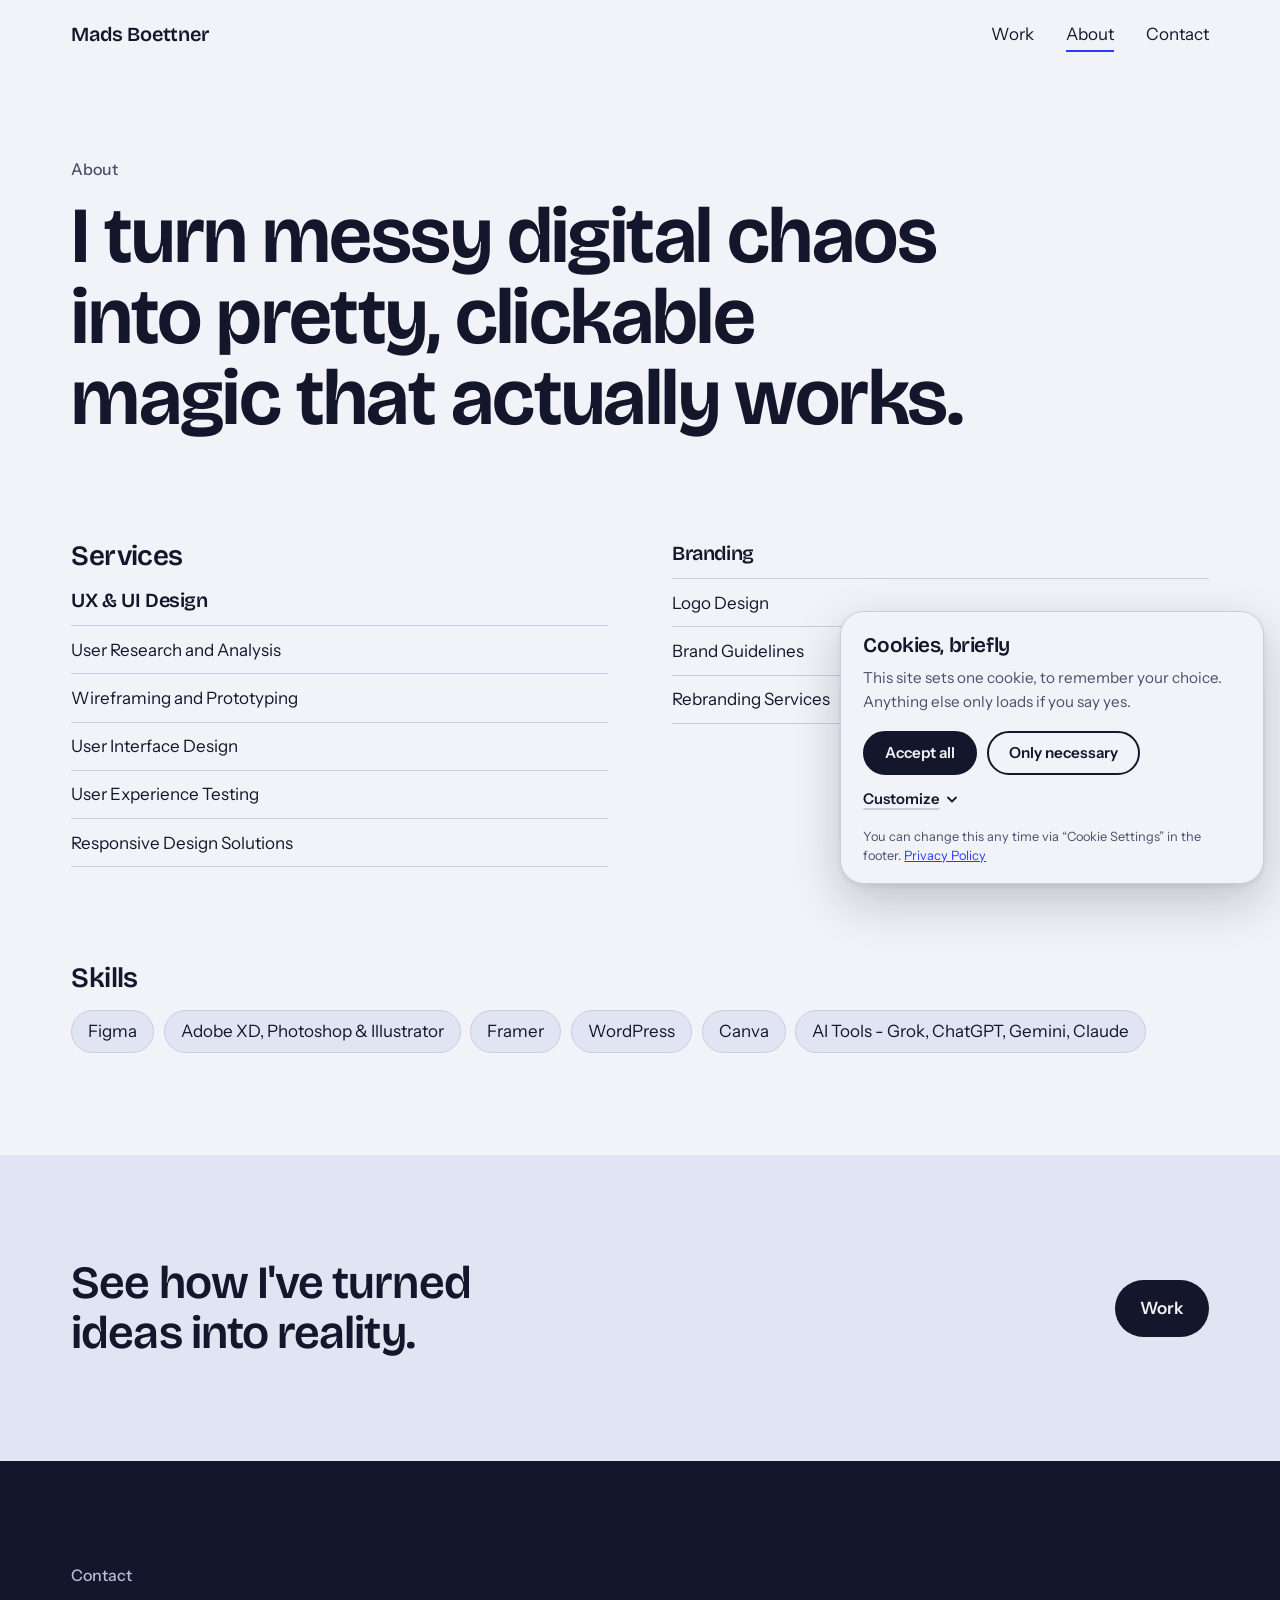
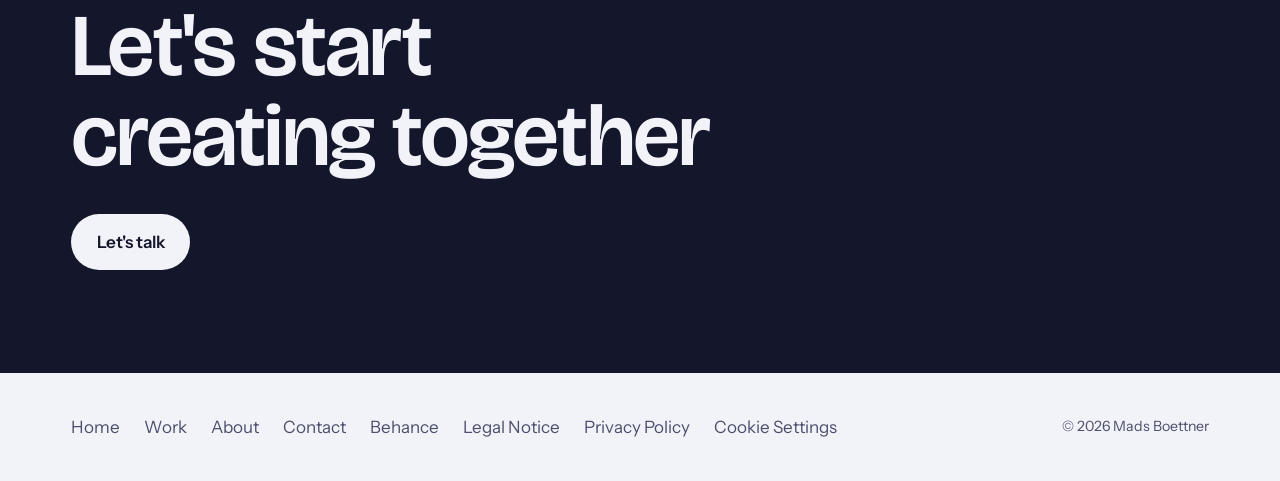
<file: about.html>
<!doctype html>
<html lang="en">
<head>
<meta charset="utf-8">
<meta name="viewport" content="width=device-width, initial-scale=1">
<title>About</title>
<meta name="description" content="Freelance UI and UX designer. I create products that are mobile-first, inclusive by design and effortless to use.">
<meta property="og:title" content="About">
<meta property="og:description" content="Freelance UI and UX designer. I create products that are mobile-first, inclusive by design and effortless to use.">
<meta property="og:type" content="website">
<meta name="twitter:card" content="summary_large_image">
<link rel="preconnect" href="https://fonts.googleapis.com">
<link rel="preconnect" href="https://fonts.gstatic.com" crossorigin>
<link href="https://fonts.googleapis.com/css2?family=Bricolage+Grotesque:opsz,wght@12..96,500..700&family=Instrument+Sans:wght@400;500;600&display=swap" rel="stylesheet">
<link rel="stylesheet" href="style.css">
<link rel="stylesheet" href="consent.css">
</head>
<body>
<a class="skip" href="#main">Skip to content</a>
<header class="site-header">
  <div class="wrap">
    <a class="brand" href="index.html">Mads Boettner</a>
    <nav aria-label="Main"><ul class="nav"><li><a href="work.html">Work</a></li><li><a href="about.html" aria-current="page">About</a></li><li><a href="contact.html">Contact</a></li></ul></nav>
  </div>
</header>
<main id="main">

<section class="hero">
  <div class="wrap">
    <p class="page-title">About</p>
    <h1>I turn messy digital chaos into pretty, clickable magic that actually works.</h1>
  </div>
</section>
<section style="padding-top:0">
  <div class="wrap about-cols">
    <div>
      <h2>Services</h2>
      <h3 style="margin-bottom:.75rem">UX &amp; UI Design</h3>
      <ul class="plain-list" style="margin-bottom:2rem">
        <li>User Research and Analysis</li>
        <li>Wireframing and Prototyping</li>
        <li>User Interface Design</li>
        <li>User Experience Testing</li>
        <li>Responsive Design Solutions</li>
      </ul>
    </div>
    <div>
      <h2 aria-hidden="true" style="visibility:hidden;height:0;margin:0">.</h2>
      <h3 style="margin-bottom:.75rem">Branding</h3>
      <ul class="plain-list">
        <li>Logo Design</li>
        <li>Brand Guidelines</li>
        <li>Rebranding Services</li>
      </ul>
    </div>
    <div class="skills">
      <h2>Skills</h2>
      <ul class="plain-list">
        <li>Figma</li>
        <li>Adobe XD, Photoshop &amp; Illustrator</li>
        <li>Framer</li>
        <li>WordPress</li>
        <li>Canva</li>
        <li>AI Tools - Grok, ChatGPT, Gemini, Claude</li>
      </ul>
    </div>
  </div>
</section>
<section class="services">
  <div class="wrap" style="display:flex;flex-wrap:wrap;gap:1.5rem 3rem;align-items:center;justify-content:space-between">
    <h2 style="max-width:18ch">See how I've turned ideas into reality.</h2>
    <a class="btn" href="work.html">Work</a>
  </div>
</section>
</main>
<section class="cta" aria-labelledby="cta-title">
  <div class="wrap">
    <p class="page-title">Contact</p>
    <h2 id="cta-title">Let's start creating together</h2>
    <a class="btn light" href="contact.html">Let's talk</a>
  </div>
</section>
<footer class="site-footer">
  <div class="wrap">
    <ul class="footer-nav">
      <li><a href="index.html">Home</a></li>
      <li><a href="work.html">Work</a></li>
      <li><a href="about.html">About</a></li>
      <li><a href="contact.html">Contact</a></li>
      <li><a href="https://www.behance.net/madsboettner1" rel="noopener" target="_blank">Behance</a></li>
      <li><a href="legal-notice.html">Legal Notice</a></li>
      <li><a href="privacy-policy.html">Privacy Policy</a></li>
      <li><button type="button" class="linkbtn" data-consent-open>Cookie Settings</button></li>
    </ul>
    <small>&copy; 2026 Mads Boettner</small>
  </div>
</footer>
<script src="consent.js" defer></script>
</body>
</html>
</file>
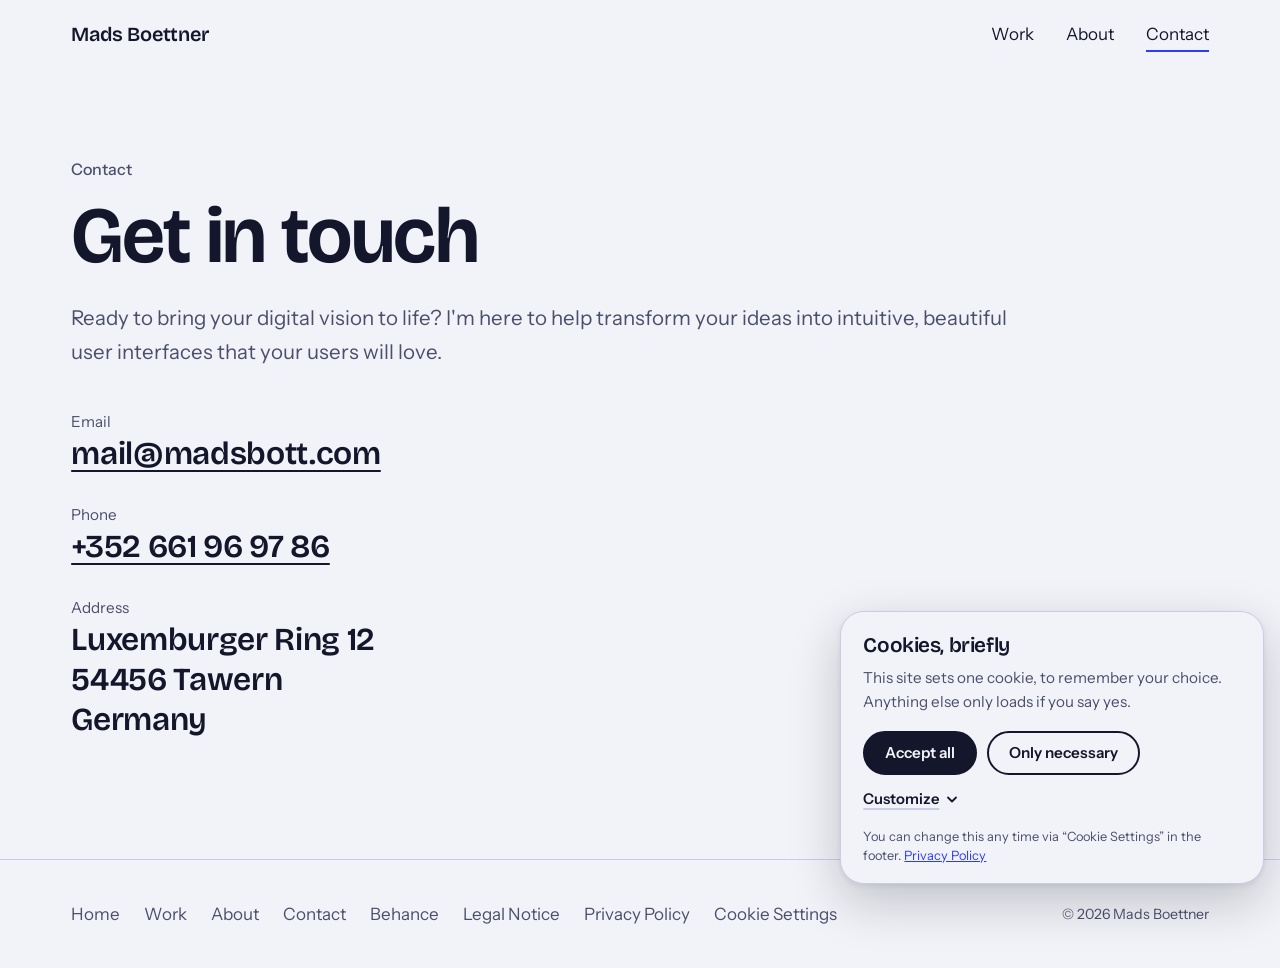
<file: contact.html>
<!doctype html>
<html lang="en">
<head>
<meta charset="utf-8">
<meta name="viewport" content="width=device-width, initial-scale=1">
<title>Contact</title>
<meta name="description" content="Freelance UI and UX designer. I create products that are mobile-first, inclusive by design and effortless to use.">
<meta property="og:title" content="Contact">
<meta property="og:description" content="Freelance UI and UX designer. I create products that are mobile-first, inclusive by design and effortless to use.">
<meta property="og:type" content="website">
<meta name="twitter:card" content="summary_large_image">
<link rel="preconnect" href="https://fonts.googleapis.com">
<link rel="preconnect" href="https://fonts.gstatic.com" crossorigin>
<link href="https://fonts.googleapis.com/css2?family=Bricolage+Grotesque:opsz,wght@12..96,500..700&family=Instrument+Sans:wght@400;500;600&display=swap" rel="stylesheet">
<link rel="stylesheet" href="style.css">
<link rel="stylesheet" href="consent.css">
</head>
<body>
<a class="skip" href="#main">Skip to content</a>
<header class="site-header">
  <div class="wrap">
    <a class="brand" href="index.html">Mads Boettner</a>
    <nav aria-label="Main"><ul class="nav"><li><a href="work.html">Work</a></li><li><a href="about.html">About</a></li><li><a href="contact.html" aria-current="page">Contact</a></li></ul></nav>
  </div>
</header>
<main id="main">

<section class="hero">
  <div class="wrap">
    <p class="page-title">Contact</p>
    <h1>Get in touch</h1>
    <p class="lead" style="margin-top:1.5rem">Ready to bring your digital vision to life? I'm here to help transform your ideas into intuitive, beautiful user interfaces that your users will love.</p>
    <dl class="contact-list">
      <div><dt>Email</dt><dd><a href="mailto:mail@madsbott.com">mail@madsbott.com</a></dd></div>
      <div><dt>Phone</dt><dd><a href="tel:+352661969786">+352 661 96 97 86</a></dd></div>
      <div><dt>Address</dt><dd><address>Luxemburger Ring 12<br>54456 Tawern<br>Germany</address></dd></div>
    </dl>
  </div>
</section>
</main>
<footer class="site-footer">
  <div class="wrap">
    <ul class="footer-nav">
      <li><a href="index.html">Home</a></li>
      <li><a href="work.html">Work</a></li>
      <li><a href="about.html">About</a></li>
      <li><a href="contact.html">Contact</a></li>
      <li><a href="https://www.behance.net/madsboettner1" rel="noopener" target="_blank">Behance</a></li>
      <li><a href="legal-notice.html">Legal Notice</a></li>
      <li><a href="privacy-policy.html">Privacy Policy</a></li>
      <li><button type="button" class="linkbtn" data-consent-open>Cookie Settings</button></li>
    </ul>
    <small>&copy; 2026 Mads Boettner</small>
  </div>
</footer>
<script src="consent.js" defer></script>
</body>
</html>
</file>
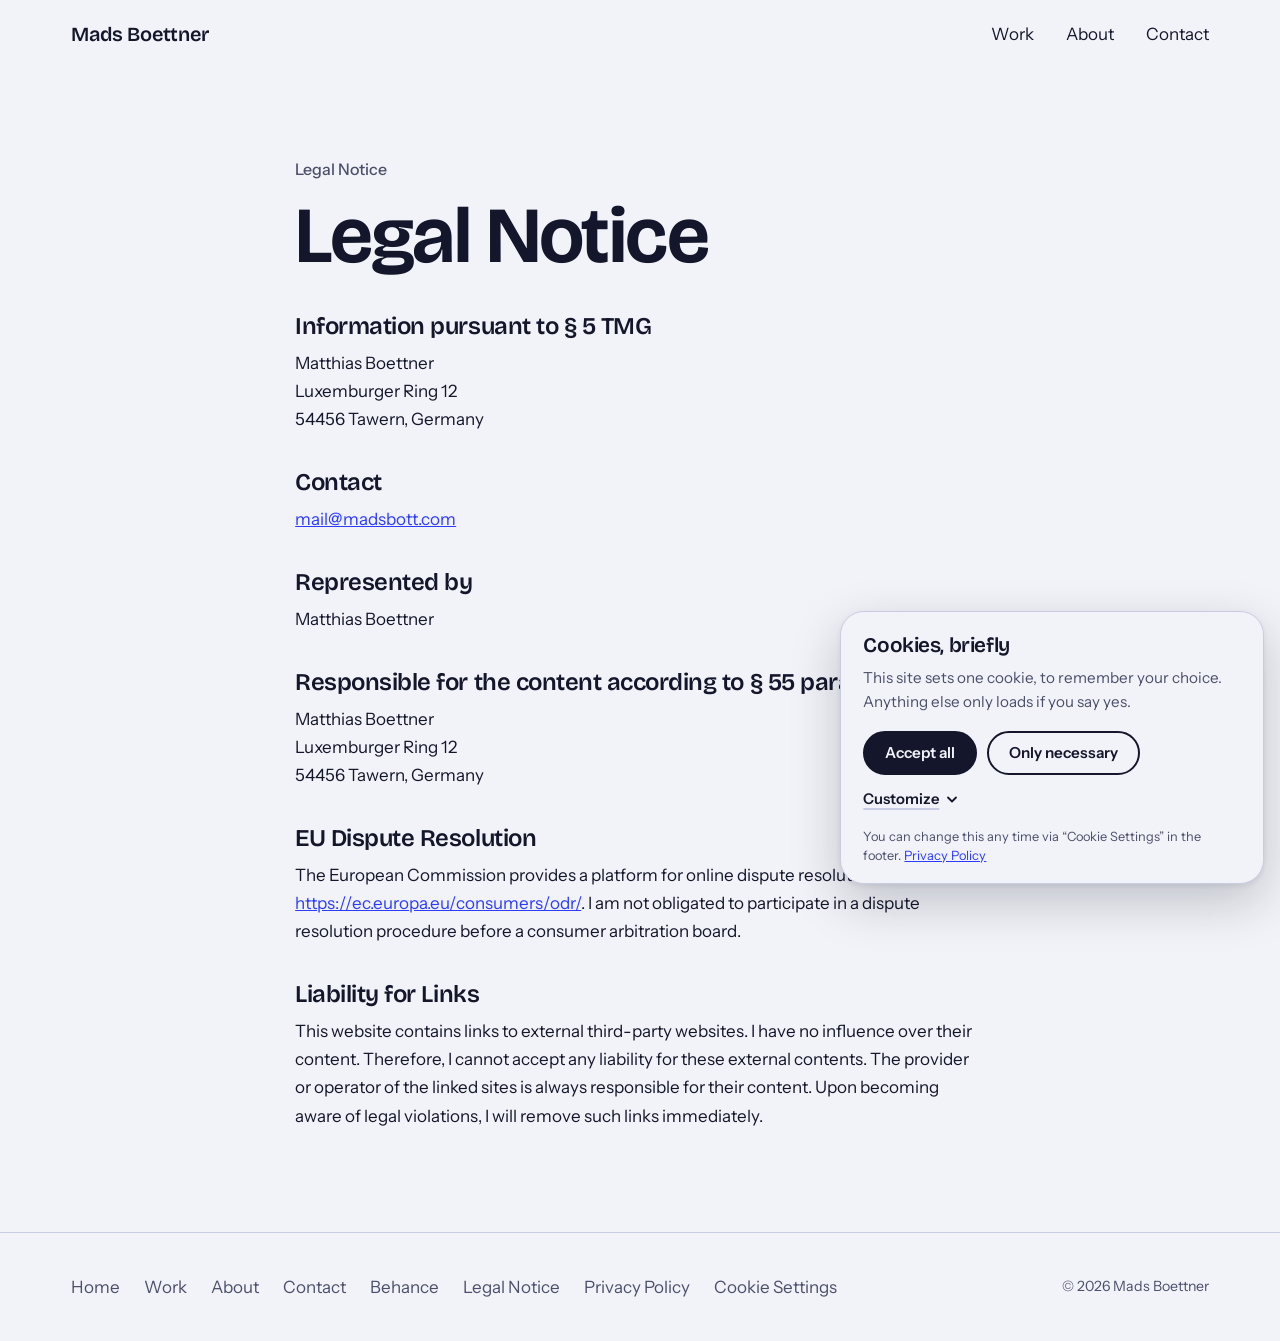
<file: legal-notice.html>
<!doctype html>
<html lang="en">
<head>
<meta charset="utf-8">
<meta name="viewport" content="width=device-width, initial-scale=1">
<title>Legal Notice</title>
<meta name="description" content="Freelance UI and UX designer. I create products that are mobile-first, inclusive by design and effortless to use.">
<meta property="og:title" content="Legal Notice">
<meta property="og:description" content="Freelance UI and UX designer. I create products that are mobile-first, inclusive by design and effortless to use.">
<meta property="og:type" content="website">
<meta name="twitter:card" content="summary_large_image">
<link rel="preconnect" href="https://fonts.googleapis.com">
<link rel="preconnect" href="https://fonts.gstatic.com" crossorigin>
<link href="https://fonts.googleapis.com/css2?family=Bricolage+Grotesque:opsz,wght@12..96,500..700&family=Instrument+Sans:wght@400;500;600&display=swap" rel="stylesheet">
<link rel="stylesheet" href="style.css">
<link rel="stylesheet" href="consent.css">
</head>
<body>
<a class="skip" href="#main">Skip to content</a>
<header class="site-header">
  <div class="wrap">
    <a class="brand" href="index.html">Mads Boettner</a>
    <nav aria-label="Main"><ul class="nav"><li><a href="work.html">Work</a></li><li><a href="about.html">About</a></li><li><a href="contact.html">Contact</a></li></ul></nav>
  </div>
</header>
<main id="main">

<section class="hero">
  <div class="wrap prose">
    <p class="page-title">Legal Notice</p>
    <h1>Legal Notice</h1>
    <h2>Information pursuant to &sect; 5 TMG</h2>
    <p>Matthias Boettner<br>Luxemburger Ring 12<br>54456 Tawern, Germany</p>
    <h2>Contact</h2>
    <p><a href="mailto:mail@madsbott.com">mail@madsbott.com</a></p>
    <h2>Represented by</h2>
    <p>Matthias Boettner</p>
    <h2>Responsible for the content according to &sect; 55 para. 2 RStV</h2>
    <p>Matthias Boettner<br>Luxemburger Ring 12<br>54456 Tawern, Germany</p>
    <h2>EU Dispute Resolution</h2>
    <p>The European Commission provides a platform for online dispute resolution: <a href="https://ec.europa.eu/consumers/odr/" rel="noopener">https://ec.europa.eu/consumers/odr/</a>. I am not obligated to participate in a dispute resolution procedure before a consumer arbitration board.</p>
    <h2>Liability for Links</h2>
    <p>This website contains links to external third-party websites. I have no influence over their content. Therefore, I cannot accept any liability for these external contents. The provider or operator of the linked sites is always responsible for their content. Upon becoming aware of legal violations, I will remove such links immediately.</p>
  </div>
</section>
</main>
<footer class="site-footer">
  <div class="wrap">
    <ul class="footer-nav">
      <li><a href="index.html">Home</a></li>
      <li><a href="work.html">Work</a></li>
      <li><a href="about.html">About</a></li>
      <li><a href="contact.html">Contact</a></li>
      <li><a href="https://www.behance.net/madsboettner1" rel="noopener" target="_blank">Behance</a></li>
      <li><a href="legal-notice.html">Legal Notice</a></li>
      <li><a href="privacy-policy.html">Privacy Policy</a></li>
      <li><button type="button" class="linkbtn" data-consent-open>Cookie Settings</button></li>
    </ul>
    <small>&copy; 2026 Mads Boettner</small>
  </div>
</footer>
<script src="consent.js" defer></script>
</body>
</html>
</file>
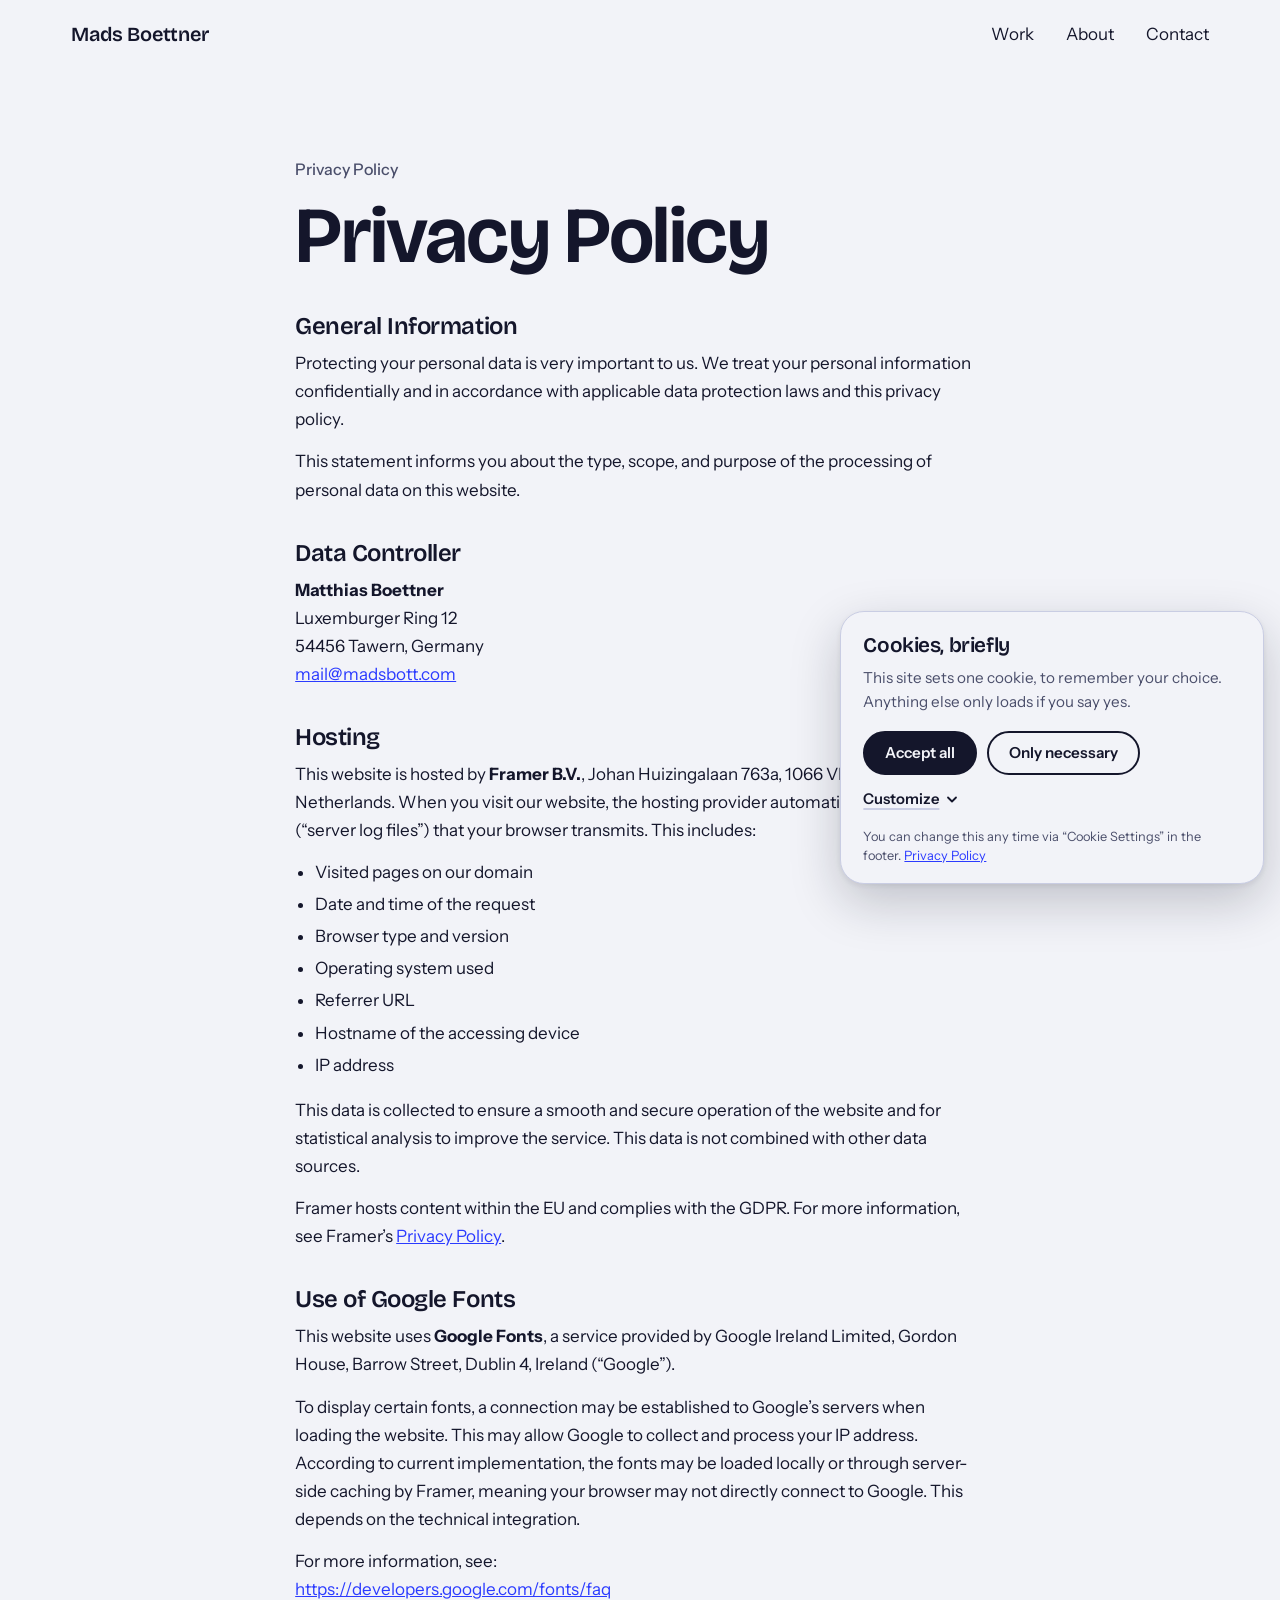
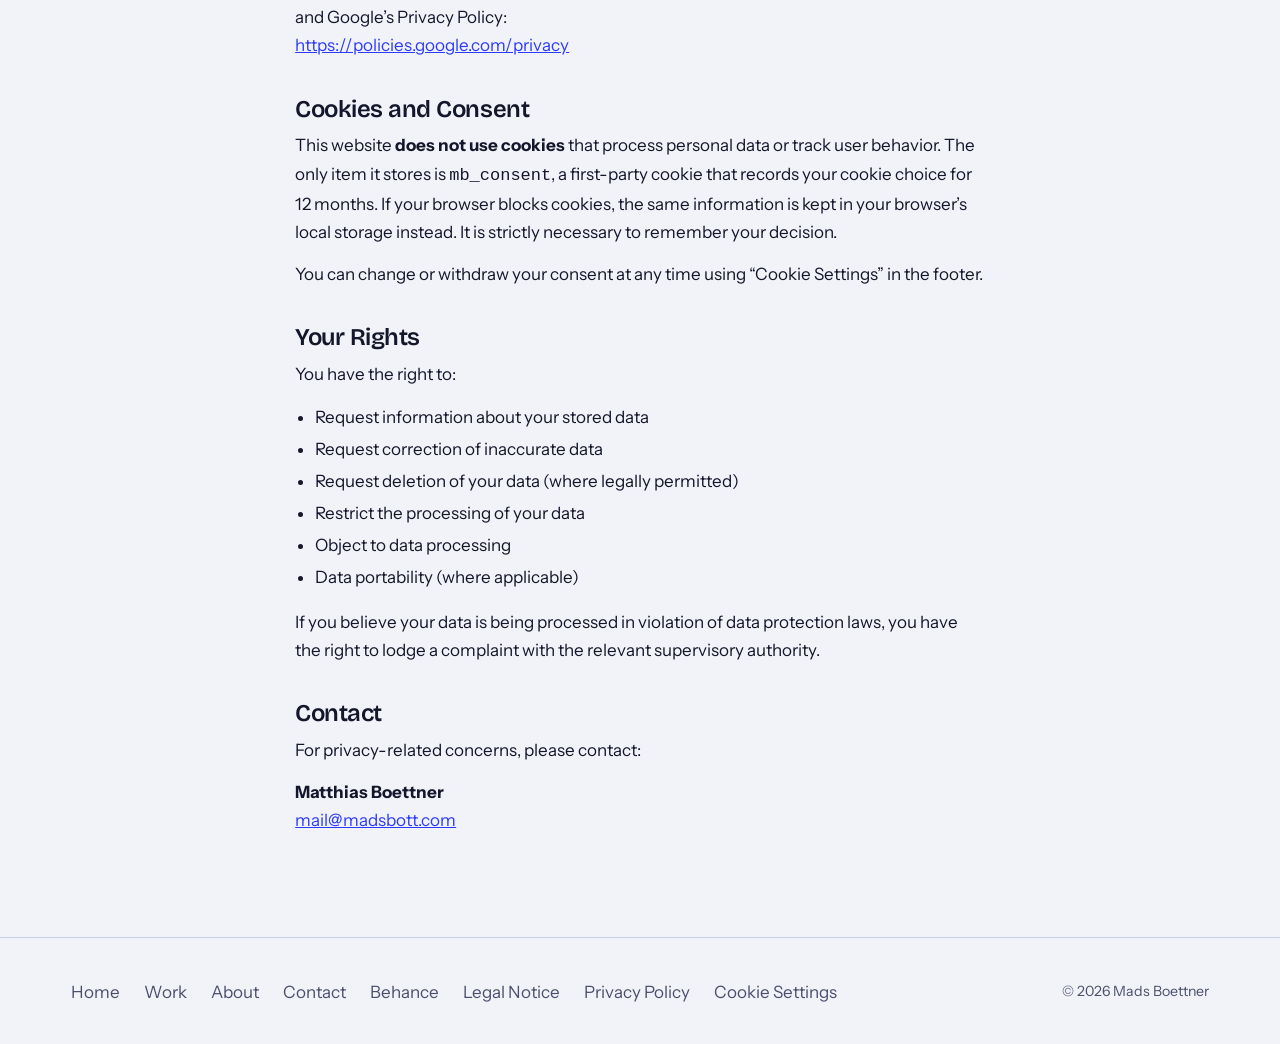
<file: privacy-policy.html>
<!doctype html>
<html lang="en">
<head>
<meta charset="utf-8">
<meta name="viewport" content="width=device-width, initial-scale=1">
<title>Privacy Policy</title>
<meta name="description" content="Freelance UI and UX designer. I create products that are mobile-first, inclusive by design and effortless to use.">
<meta property="og:title" content="Privacy Policy">
<meta property="og:description" content="Freelance UI and UX designer. I create products that are mobile-first, inclusive by design and effortless to use.">
<meta property="og:type" content="website">
<meta name="twitter:card" content="summary_large_image">
<link rel="preconnect" href="https://fonts.googleapis.com">
<link rel="preconnect" href="https://fonts.gstatic.com" crossorigin>
<link href="https://fonts.googleapis.com/css2?family=Bricolage+Grotesque:opsz,wght@12..96,500..700&family=Instrument+Sans:wght@400;500;600&display=swap" rel="stylesheet">
<link rel="stylesheet" href="style.css">
<link rel="stylesheet" href="consent.css">
</head>
<body>
<a class="skip" href="#main">Skip to content</a>
<header class="site-header">
  <div class="wrap">
    <a class="brand" href="index.html">Mads Boettner</a>
    <nav aria-label="Main"><ul class="nav"><li><a href="work.html">Work</a></li><li><a href="about.html">About</a></li><li><a href="contact.html">Contact</a></li></ul></nav>
  </div>
</header>
<main id="main">

<section class="hero">
  <div class="wrap prose">
    <p class="page-title">Privacy Policy</p>
    <h1>Privacy Policy</h1>
    <h2>General Information</h2>
    <p>Protecting your personal data is very important to us. We treat your personal information confidentially and in accordance with applicable data protection laws and this privacy policy.</p>
    <p>This statement informs you about the type, scope, and purpose of the processing of personal data on this website.</p>
    <h2>Data Controller</h2>
    <p><strong>Matthias Boettner</strong><br>Luxemburger Ring 12<br>54456 Tawern, Germany<br><a href="mailto:mail@madsbott.com">mail@madsbott.com</a></p>
    <h2>Hosting</h2>
    <p>This website is hosted by <strong>Framer B.V.</strong>, Johan Huizingalaan 763a, 1066 VH Amsterdam, The Netherlands. When you visit our website, the hosting provider automatically collects data (&ldquo;server log files&rdquo;) that your browser transmits. This includes:</p>
    <ul>
      <li>Visited pages on our domain</li>
      <li>Date and time of the request</li>
      <li>Browser type and version</li>
      <li>Operating system used</li>
      <li>Referrer URL</li>
      <li>Hostname of the accessing device</li>
      <li>IP address</li>
    </ul>
    <p>This data is collected to ensure a smooth and secure operation of the website and for statistical analysis to improve the service. This data is not combined with other data sources.</p>
    <p>Framer hosts content within the EU and complies with the GDPR. For more information, see Framer&rsquo;s <a href="https://www.framer.com/legal/privacy/" rel="noopener">Privacy Policy</a>.</p>
    <h2>Use of Google Fonts</h2>
    <p>This website uses <strong>Google Fonts</strong>, a service provided by Google Ireland Limited, Gordon House, Barrow Street, Dublin 4, Ireland (&ldquo;Google&rdquo;).</p>
    <p>To display certain fonts, a connection may be established to Google&rsquo;s servers when loading the website. This may allow Google to collect and process your IP address. According to current implementation, the fonts may be loaded locally or through server-side caching by Framer, meaning your browser may not directly connect to Google. This depends on the technical integration.</p>
    <p>For more information, see:<br><a href="https://developers.google.com/fonts/faq" rel="noopener">https://developers.google.com/fonts/faq</a><br>and Google&rsquo;s Privacy Policy:<br><a href="https://policies.google.com/privacy" rel="noopener">https://policies.google.com/privacy</a></p>
    <h2>Cookies and Consent</h2>
    <p>This website <strong>does not use cookies</strong> that process personal data or track user behavior. The only item it stores is <code>mb_consent</code>, a first-party cookie that records your cookie choice for 12 months. If your browser blocks cookies, the same information is kept in your browser&rsquo;s local storage instead. It is strictly necessary to remember your decision.</p>
    <p>You can change or withdraw your consent at any time using &ldquo;Cookie Settings&rdquo; in the footer.</p>
    <h2>Your Rights</h2>
    <p>You have the right to:</p>
    <ul>
      <li>Request information about your stored data</li>
      <li>Request correction of inaccurate data</li>
      <li>Request deletion of your data (where legally permitted)</li>
      <li>Restrict the processing of your data</li>
      <li>Object to data processing</li>
      <li>Data portability (where applicable)</li>
    </ul>
    <p>If you believe your data is being processed in violation of data protection laws, you have the right to lodge a complaint with the relevant supervisory authority.</p>
    <h2>Contact</h2>
    <p>For privacy-related concerns, please contact:</p>
    <p><strong>Matthias Boettner</strong><br><a href="mailto:mail@madsbott.com">mail@madsbott.com</a></p>
  </div>
</section>
</main>
<footer class="site-footer">
  <div class="wrap">
    <ul class="footer-nav">
      <li><a href="index.html">Home</a></li>
      <li><a href="work.html">Work</a></li>
      <li><a href="about.html">About</a></li>
      <li><a href="contact.html">Contact</a></li>
      <li><a href="https://www.behance.net/madsboettner1" rel="noopener" target="_blank">Behance</a></li>
      <li><a href="legal-notice.html">Legal Notice</a></li>
      <li><a href="privacy-policy.html">Privacy Policy</a></li>
      <li><button type="button" class="linkbtn" data-consent-open>Cookie Settings</button></li>
    </ul>
    <small>&copy; 2026 Mads Boettner</small>
  </div>
</footer>
<script src="consent.js" defer></script>
</body>
</html>
</file>
<file: style.css>
:root{
  --bg:#F2F3F8; --ink:#14162B; --muted:#4B4F6B; --accent:#2B3BFF;
  --panel:#E1E4F2; --line:#C9CDE3; --on-dark:#F2F3F8;
  --head:"Bricolage Grotesque","Helvetica Neue",Arial,sans-serif;
  --body:"Instrument Sans","Helvetica Neue",Arial,sans-serif;
  --pad:clamp(1.25rem,4vw,3.5rem);
  --max:1240px;
}
@media (prefers-color-scheme:dark){
  :root{--bg:#0F1120;--ink:#EEF0FA;--muted:#A9AECB;--accent:#8C97FF;--panel:#1A1D35;--line:#2E3253;--on-dark:#EEF0FA}
}
*,*::before,*::after{box-sizing:border-box}
html{scroll-behavior:smooth}
body{margin:0;background:var(--bg);color:var(--ink);font:400 1.0625rem/1.65 var(--body);-webkit-font-smoothing:antialiased}
img{max-width:100%;height:auto;display:block}
a{color:inherit}
a:focus-visible{outline:3px solid var(--accent);outline-offset:3px;border-radius:4px}
.skip{position:absolute;left:-999px;top:0;background:var(--ink);color:var(--bg);padding:.75rem 1rem;z-index:10}
.skip:focus{left:var(--pad)}
.wrap{max-width:var(--max);margin:0 auto;padding-inline:var(--pad)}

/* header */
.site-header{padding-block:1.25rem}
.site-header .wrap{display:flex;flex-wrap:wrap;align-items:center;justify-content:space-between;gap:.75rem 2rem}
.brand{font:600 1.25rem/1 var(--head);text-decoration:none;letter-spacing:-.01em}
.nav{display:flex;gap:clamp(1rem,3vw,2rem);list-style:none;margin:0;padding:0}
.nav a{text-decoration:none;padding:.35rem 0;border-bottom:2px solid transparent}
.nav a:hover{border-color:var(--line)}
.nav a[aria-current="page"]{border-color:var(--accent)}

/* type */
h1,h2,h3,h4{font-family:var(--head);font-weight:600;letter-spacing:-.02em;margin:0;text-wrap:balance}
h1{font-size:clamp(2.25rem,6.2vw,5.25rem);line-height:1.02;font-weight:650}
h2{font-size:clamp(1.75rem,3.6vw,3rem);line-height:1.1}
h3{font-size:1.25rem;line-height:1.25}
p{margin:0;max-width:68ch}
.lead{font-size:clamp(1.125rem,1.6vw,1.375rem);color:var(--muted)}
.page-title{font:500 1rem/1.4 var(--body);color:var(--muted);margin-bottom:1rem}

section{padding-block:clamp(3rem,8vw,6.5rem)}
.hero{padding-top:clamp(2.5rem,7vw,6rem)}
.hero h1{max-width:19ch}
.hero.wide h1{max-width:22ch}

/* buttons */
.btn{display:inline-block;background:var(--ink);color:var(--bg);text-decoration:none;font-weight:600;padding:.9rem 1.6rem;border-radius:999px;transition:background .15s,color .15s}
.btn:hover{background:var(--accent);color:#fff}
.btn.light{background:var(--on-dark);color:#14162B}
.btn.light:hover{background:var(--accent);color:#fff}
.btn.ghost{background:transparent;color:var(--ink);box-shadow:inset 0 0 0 2px var(--ink)}
.btn.ghost:hover{background:var(--ink);color:var(--bg)}

/* project cards */
.section-head{display:flex;justify-content:space-between;align-items:end;gap:1rem;margin-bottom:2rem;flex-wrap:wrap}
.cards{display:grid;gap:clamp(1.5rem,3vw,2.5rem);grid-template-columns:1fr}
@media (min-width:760px){.cards{grid-template-columns:repeat(2,1fr)}}
.card{display:block;text-decoration:none}
.card .thumb{aspect-ratio:4/3;overflow:hidden;border-radius:18px;background:var(--panel)}
.card .thumb img{width:100%;height:100%;object-fit:cover;transition:transform .5s ease}
.card:hover .thumb img{transform:scale(1.03)}
.card .cap{display:flex;flex-direction:column;gap:.15rem;padding-top:.9rem}
.card .client{color:var(--muted);font-size:.95rem}
.card .name{font:600 1.375rem/1.2 var(--head);letter-spacing:-.01em;text-decoration:underline;text-decoration-color:transparent;text-underline-offset:.2em;text-decoration-thickness:2px}
.card:hover .name{text-decoration-color:var(--accent)}

/* services */
.services{background:var(--panel)}
.service-grid{display:grid;gap:2.5rem;grid-template-columns:1fr;margin-top:2rem}
@media (min-width:760px){.service-grid{grid-template-columns:1fr 1fr;gap:4rem}}
.service-grid h2{margin-bottom:1rem}
.service-grid ul,.plain-list{list-style:none;margin:0;padding:0}
.service-grid li{padding:.7rem 0;border-top:1px solid var(--line);font:500 1.1875rem/1.3 var(--head)}
.service-grid li:last-child{border-bottom:1px solid var(--line)}

/* about */
.about-cols{display:grid;gap:3rem;grid-template-columns:1fr}
@media (min-width:760px){.about-cols{grid-template-columns:1fr 1fr;gap:4rem}}
.about-cols h2{font-size:1.75rem;margin-bottom:1rem}
.about-cols li{padding:.6rem 0;border-top:1px solid var(--line)}
.about-cols li:last-child{border-bottom:1px solid var(--line)}
.skills{grid-column:1/-1}
.skills ul{display:flex;flex-wrap:wrap;gap:.6rem}
.skills li{border:1px solid var(--line)!important;border-radius:999px;padding:.4rem 1rem!important;background:var(--panel)}

/* project page */
.meta{display:grid;grid-template-columns:1fr;gap:1.25rem;margin:0 0 2rem}
@media (min-width:600px){.meta{grid-template-columns:1fr 1fr;max-width:720px}}
.meta dt{color:var(--muted);font-size:.95rem}
.meta dd{margin:0;font:600 1.375rem/1.25 var(--head)}
.project-hero{border-radius:20px;overflow:hidden;background:var(--panel);aspect-ratio:4/3}
@media (min-width:900px){.project-hero{aspect-ratio:16/9}}
.project-hero img{width:100%;height:100%;object-fit:cover}
.story{display:grid;gap:1.25rem;max-width:780px}
.credits{color:var(--muted);font-size:.975rem;border-top:1px solid var(--line);padding-top:1rem;margin-top:.5rem}
.gallery{display:grid;gap:clamp(1rem,2vw,1.5rem);grid-template-columns:1fr}
@media (min-width:760px){.gallery{grid-template-columns:repeat(2,1fr)}}
.gallery figure{margin:0;border-radius:16px;overflow:hidden;background:var(--panel);aspect-ratio:4/3}
.gallery img{width:100%;height:100%;object-fit:cover}
.next{display:flex;justify-content:space-between;gap:1rem;flex-wrap:wrap;border-top:1px solid var(--line);padding-top:1.5rem}
.next a{font:600 1.125rem/1.3 var(--head)}

/* contact */
.contact-list{display:grid;gap:1.75rem;margin-top:2.5rem}
.contact-list dt{color:var(--muted);font-size:.95rem}
.contact-list dd{margin:0;font:600 clamp(1.375rem,3vw,2rem)/1.25 var(--head);letter-spacing:-.01em}
.contact-list a{text-underline-offset:.2em;text-decoration-thickness:2px}
.contact-list a:hover{color:var(--accent)}
address{font-style:normal}

/* legal */
.prose{max-width:72ch}
.prose h2{font-size:1.5rem;margin:2.25rem 0 .6rem}
.prose h1{margin-bottom:1.5rem}
.prose p+p,.prose ul{margin-top:.9rem}
.prose ul{padding-left:1.25rem}
.prose li{margin:.25rem 0}
.prose a{color:var(--accent)}

/* closing call to action + footer */
.cta{background:#14162B;color:var(--on-dark)}
@media (prefers-color-scheme:dark){.cta{background:#1A1D35}}
.cta .page-title{color:#B6BBD8}
.cta h2{font-size:clamp(2.25rem,7vw,5.5rem);line-height:1.02;max-width:14ch;margin-bottom:2rem}
.cta.slim h2{font-size:clamp(1.75rem,4vw,3rem);max-width:22ch}
.site-footer{padding-block:2.5rem;border-top:1px solid var(--line)}
.site-footer .wrap{display:flex;flex-wrap:wrap;gap:1rem 2.5rem;justify-content:space-between;align-items:center}
.footer-nav{display:flex;flex-wrap:wrap;gap:.5rem 1.5rem;list-style:none;margin:0;padding:0}
.footer-nav a{text-decoration:none;color:var(--muted)}
.footer-nav a:hover{color:var(--ink);text-decoration:underline}
.site-footer small{color:var(--muted)}
.cta+.site-footer{border-top:0}

/* one orchestrated entrance on the home headline only */
@media (prefers-reduced-motion:no-preference){
  .hero h1{animation:rise .7s cubic-bezier(.2,.7,.2,1) both}
  @keyframes rise{from{opacity:0;transform:translateY(18px)}to{opacity:1;transform:none}}
}
@media (prefers-reduced-motion:reduce){html{scroll-behavior:auto}.card .thumb img{transition:none}}
</file>
<file: consent.css>
.cb-card[hidden]{display:none}
.cb-card{
  position:fixed;z-index:900;right:1rem;bottom:1rem;
  width:min(26.5rem,calc(100% - 2rem));max-height:calc(100dvh - 2rem);overflow-y:auto;
  background:var(--bg);color:var(--ink);
  border:1px solid var(--line);border-radius:24px;padding:1.4rem 1.4rem 1.1rem;
  box-shadow:0 18px 50px rgba(20,22,43,.22),0 2px 6px rgba(20,22,43,.08);
  font:400 .95rem/1.55 var(--body);
}
.cb-card:focus{outline:none}
.cb-card h2{font-size:1.3rem;line-height:1.15;margin-bottom:.5rem}
.cb-card p{max-width:none}
.cb-lead{color:var(--muted)}
.cb-card a{color:var(--accent)}

.cb-main{display:flex;flex-wrap:wrap;gap:.6rem;margin-top:1.1rem}
.cb-btn{
  appearance:none;cursor:pointer;border-radius:999px;padding:.7rem 1.25rem;
  font:600 .95rem/1.2 var(--body);color:var(--bg);background:var(--ink);border:2px solid var(--ink);
  transition:background .15s,color .15s,border-color .15s;
}
.cb-btn:hover{background:var(--accent);border-color:var(--accent);color:var(--on-accent,#fff)}
.cb-btn:not(.cb-primary):not(.cb-save){background:transparent;color:var(--ink)}
.cb-btn:not(.cb-primary):not(.cb-save):hover{background:var(--ink);border-color:var(--ink);color:var(--bg)}
.cb-btn:focus-visible,.cb-more:focus-visible,.cb-cookies summary:focus-visible{outline:3px solid var(--accent);outline-offset:3px}

.cb-more{
  appearance:none;background:none;border:0;padding:.35rem 0;margin-top:.6rem;cursor:pointer;
  display:inline-flex;align-items:center;gap:.4rem;font:600 .925rem/1.2 var(--body);color:var(--ink);
  text-decoration:underline;text-decoration-color:var(--line);text-underline-offset:.25em;text-decoration-thickness:2px;
}
.cb-more:hover{text-decoration-color:var(--accent)}
.cb-more svg{transition:transform .2s}
.cb-more.is-open svg{transform:rotate(180deg)}

.cb-panel{margin-top:.5rem;border-top:1px solid var(--line);padding-top:.25rem}
.cb-rows{list-style:none;margin:0;padding:0}
.cb-row{display:flex;align-items:center;justify-content:space-between;gap:1rem;padding:.8rem 0;border-bottom:1px solid var(--line)}
.cb-row-text{display:flex;flex-direction:column;gap:.1rem;font-size:.9rem;line-height:1.4}
.cb-row-text strong{font:600 .975rem/1.3 var(--head)}
.cb-row-text span{color:var(--muted)}

.cb-switch{position:relative;flex:none;display:block;width:46px;height:28px;cursor:pointer}
.cb-switch input{position:absolute;inset:0;width:100%;height:100%;margin:0;opacity:0;cursor:pointer}
.cb-track{display:block;width:46px;height:28px;border-radius:999px;background:var(--panel);border:2px solid var(--muted);position:relative;transition:background .15s,border-color .15s}
.cb-track::after{content:"";position:absolute;top:3px;left:3px;width:18px;height:18px;border-radius:50%;background:var(--muted);transition:transform .15s,background .15s}
.cb-switch input:checked+.cb-track{background:var(--ink);border-color:var(--ink)}
.cb-switch input:checked+.cb-track::after{transform:translateX(18px);background:var(--bg)}
.cb-switch input:disabled{cursor:not-allowed}
.cb-switch input:disabled+.cb-track{opacity:.6}
.cb-switch input:focus-visible+.cb-track{outline:3px solid var(--accent);outline-offset:3px}
.cb-sr{position:absolute;width:1px;height:1px;overflow:hidden;clip:rect(0 0 0 0);white-space:nowrap}

.cb-cookies{margin-top:.9rem;font-size:.9rem}
.cb-cookies summary{cursor:pointer;font-weight:600;padding:.2rem 0}
.cb-table-wrap{overflow-x:auto;margin-top:.5rem}
.cb-card table{border-collapse:collapse;width:100%;font-size:.825rem;min-width:360px}
.cb-card th,.cb-card td{text-align:left;vertical-align:top;padding:.4rem .5rem .4rem 0;border-bottom:1px solid var(--line)}
.cb-card th{color:var(--muted);font-weight:600}
.cb-save{margin-top:1rem;width:100%}

.cb-foot{margin-top:.9rem;font-size:.8rem;line-height:1.45;color:var(--muted)}

@media (max-width:520px){
  .cb-card{right:.75rem;left:.75rem;bottom:.75rem;width:auto;border-radius:20px}
  .cb-btn{flex:1 1 auto;text-align:center}
}
@media (prefers-reduced-motion:no-preference){
  .cb-card:not([hidden]){animation:cb-in .35s cubic-bezier(.2,.7,.2,1) both}
  @keyframes cb-in{from{opacity:0;transform:translateY(14px)}to{opacity:1;transform:none}}
}
@media (prefers-reduced-motion:reduce){.cb-track,.cb-track::after,.cb-btn,.cb-more svg{transition:none}}

/* footer link */
.linkbtn{appearance:none;background:none;border:0;padding:0;font:inherit;color:var(--muted);cursor:pointer}
.linkbtn:hover{color:var(--ink);text-decoration:underline}
.linkbtn:focus-visible{outline:3px solid var(--accent);outline-offset:3px;border-radius:4px}
:root{--on-accent:#fff}
@media (prefers-color-scheme:dark){:root{--on-accent:#0F1120}}
</file>
